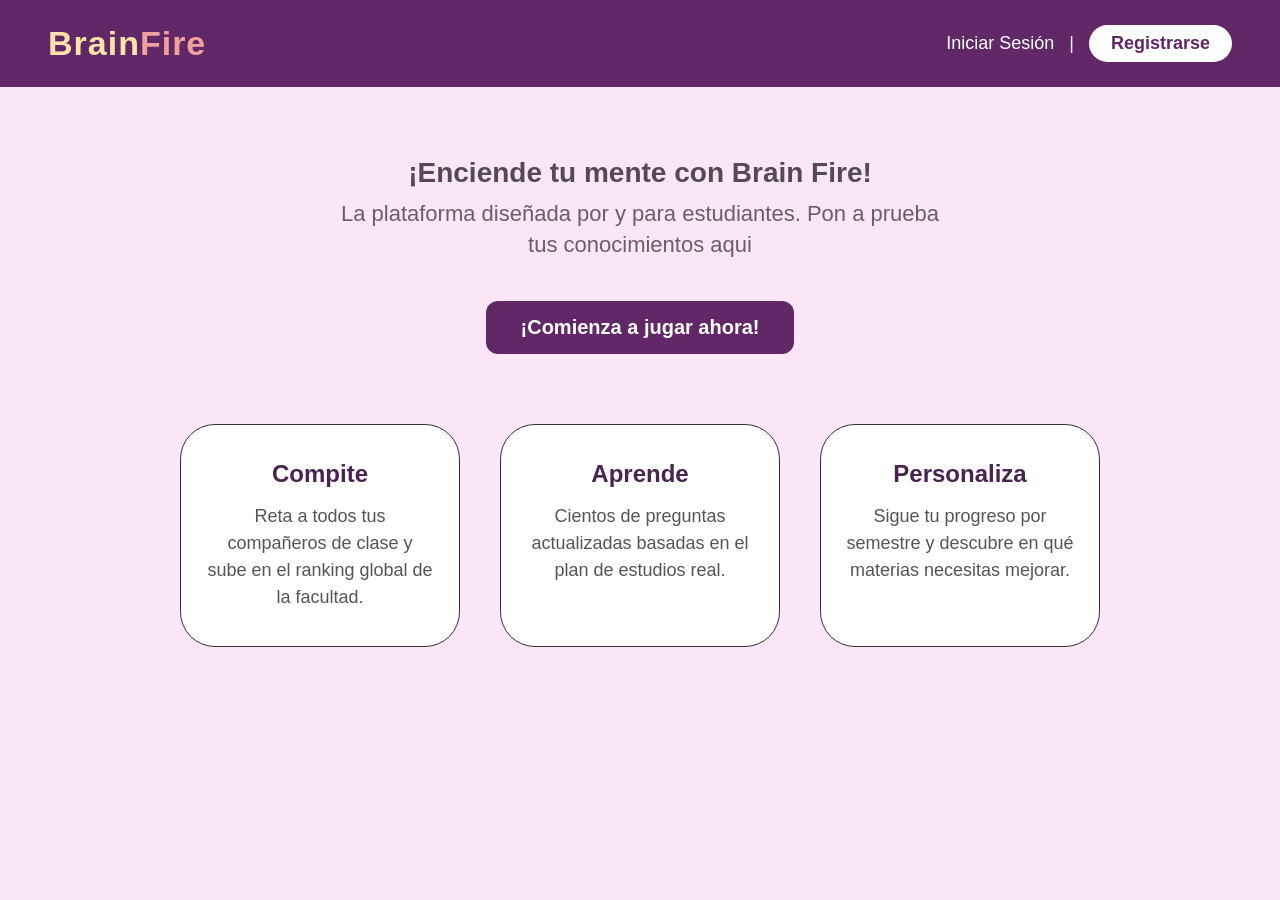
<file: BrainFireWEB/index.html>
<!DOCTYPE html>
<html lang="es">
<head>
    <meta charset="UTF-8">
    <meta name="viewport" content="width=device-width, initial-scale=1.0">
    <title>Brain Fire - Inicio</title>
    <link rel="stylesheet" href="style-inicio.css">
</head>

<body>
    <header class="header-index">
        <div class="logo">
            <span class="brain">Brain</span><span class="fire">Fire</span>
        </div>
        <div class="nav-links">
            <a href="inicio.html" class="link-sesion">Iniciar Sesión</a>
            <span class="separador">|</span>
            <a href="registro.html" class="btn-registro">Registrarse</a>
        </div>
    </header>

    <main>
        <section class="hero">
            <h2>¡Enciende tu mente con Brain Fire!</h2>
            <p>La plataforma diseñada por y para estudiantes. Pon a prueba<br>tus conocimientos aqui</p>
            <a href="inicio.html" class="btn-hero">¡Comienza a jugar ahora!</a>
        </section>

        <section class="caracteristicas">
            <div class="card">
                <h3>Compite</h3>
                <p>Reta a todos tus compañeros de clase y sube en el ranking global de la facultad.</p>
            </div>
            <div class="card">
                <h3>Aprende</h3>
                <p>Cientos de preguntas actualizadas basadas en el plan de estudios real.</p>
            </div>
            <div class="card">
                <h3>Personaliza</h3>
                <p>Sigue tu progreso por semestre y descubre en qué materias necesitas mejorar.</p>
            </div>
        </section>
    </main>
</body>
</html>
</file>
<file: BrainFireWEB/style-inicio.css>
* {
    margin: 0;
    padding: 0;
    box-sizing: border-box;
}

body {
    font-family: "Century Gothic", AppleGothic, "Trebuchet MS", sans-serif;
    background-color: #fae6f6;
    color: #444444;
}

header {
    background-color: #612766;
    display: flex;
    align-items: center;
    justify-content: space-between;
    padding: 1rem 2rem;
    font-family: "Century Gothic", AppleGothic, "Trebuchet MS", sans-serif;
}

.header-index {
    background-color: #612766;
    display: flex;
    align-items: center;
    justify-content: space-between;
    padding: 1.5rem 3rem;
}

.logo {
    font-size: 34px;
    font-weight: bold;
    letter-spacing: 1px;
}

.logo .brain {
    color: #ffe4a9; 
}

.logo .fire {
    color: #f1a19b; 
}

.nav-links {
    display: flex;
    align-items: center;
    gap: 15px;
    font-size: 18px;
}

.link-sesion {
    color: white;
    text-decoration: none;
    transition: color 0.3s;
}

.link-sesion:hover {
    color: #f3d085;
}

.separador {
    color: white;
}

.btn-registro {
    background-color: white;
    color: #612766;
    text-decoration: none;
    padding: 8px 22px;
    border-radius: 20px;
    font-weight: bold;
    transition: background-color 0.3s, transform 0.1s;
}

.btn-registro:hover {
    background-color: #f0f0f0;
}

.btn-registro:active {
    transform: scale(0.95);
}

.hero {
    text-align: center;
    margin-top: 70px;
    padding: 0 20px;
}

.hero h2 {
    font-size: 28px;
    color: #554859;
    margin-bottom: 10px;
}

.hero p {
    font-size: 22px;
    color: #6b5c6e;
    margin-bottom: 40px;
    line-height: 1.4;
    font-weight: 300;
}

.btn-hero {
    display: inline-block;
    background-color: #612766;
    color: white;
    text-decoration: none;
    padding: 15px 35px;
    border-radius: 12px;
    font-size: 20px;
    font-weight: bold;
    margin-bottom: 70px;
    transition: background-color 0.3s, transform 0.2s;
}

.btn-hero:hover {
    background-color: #49214d;
    transform: scale(1.05);
}

.caracteristicas {
    display: flex;
    justify-content: center;
    gap: 40px;
    padding: 0 20px 60px 20px;
    flex-wrap: wrap; 
}

.card {
    background-color: white;
    border: 1px solid #333;
    border-radius: 35px; 
    width: 280px;
    padding: 35px 25px;
    text-align: center;
}

.card h3 {
    color: #4a2450;
    font-size: 24px;
    margin-bottom: 15px;
    font-weight: bold;
}

.card p {
    color: #555;
    font-size: 18px;
    line-height: 1.5;
}

.perfil-icono i {
    font-size: 34px;
    color: white;
}

.header-title {
    text-align: center;
    flex-grow: 1;
}

header h1 {
    font-size: 40px;
    margin: 0;
}

.help-icon {
    color: white; 
    font-size: 30px; 
    text-decoration: none;
    display: inline-flex; 
    align-items: center; 
    justify-content: center; 
    padding: 10px; 
    border-radius: 50%; 
    transition: background-color 0.3s ease;
}

.help-icon:hover {
    background-color: #49214d;
}

#bg-video {
    position: fixed;
    top: 0;
    left: 0;
    width: 100%;
    height: 100%;
    object-fit: cover;
    z-index: -2;
}


.formu-inicio {
    background-color: #ffffff;
    width: 40%;
    max-width: 450px;
    margin: 0 auto;
    padding: 20px;
    border: 1px solid #000000;
    border-radius: 15px;
    box-shadow: 3px 3px 10px gray;
}

.formu-inicio a {
    color: #686868;
}

.formu-inicio a:hover {
    color: #1f41c7;
    cursor: pointer;
}

form h2 {
    font-family: "Century Gothic", AppleGothic, "Trebuchet MS", sans-serif;
    color: #494949;
}

input {
    padding: 6px;
    width: 205px;
    border-radius: 5px;
}

.btn-ingresar {
    background-color: #8a3592;
    color: white;
    padding: 14px;
    border: none;
    border-radius: 8px;
    font-size: 16px;
    font-weight: bold;
    cursor: pointer;
    transition: background-color 0.3s, transform 0.1s;
    margin-top: 10px;
}

.btn-ingresar:hover {
    background-color: #65276b;
}

.btn-ingresar:active {
    transform: scale(0.90);
}

footer {
    background-color: #222;
    padding: 2rem;
    color: white;
}

footer a {
    color: white;
    cursor: pointer;
}

footer a:hover {
    color: #1f41c7;
    cursor: pointer;
}

.perfil-container {
    display: flex;
    justify-content: space-around;
    background-color: white; 
    padding: 30px;
    border-radius: 15px;
    color: #333; 
    max-width: 900px;
    margin: 20px auto;
    gap: 40px;
}

.info-actual, .formu-perfil {
    flex: 1;
    display: flex;
    flex-direction: column;
}

.perfil-foto-seccion {
    text-align: center;
    margin-bottom: 20px;
}

.perfil-foto-seccion i {
    font-size: 60px;
    color: #612766;
    display: block;
}

.info-actual p {
    margin: 10px 0;
    font-size: 16px;
}

.formu-perfil input {
    margin-bottom: 15px;
    padding: 10px;
    border: 1px solid #ccc;
    border-radius: 5px;
    font-family: inherit;
}

.btn-secundario {
    background-color: #ddd;
    border: none;
    padding: 10px;
    border-radius: 5px;
    cursor: pointer;
    margin-top: 20px;
    width: fit-content;
}

.btn-secundario:hover {
    background-color: #adadad;
}

.semester-container {
    display: flex;
    flex-direction: column;
    align-items: center;
    gap: 40px; 
    padding: 60px 20px;
    max-width: 1200px; 
    margin: 0 auto; 
}

.semester-card {
    background-color: white;
    border-radius: 35px; 
    width: 100%;
    max-width: 900px; 
    box-shadow: 0 4px 15px rgba(0, 0, 0, 0.1); 
    overflow: hidden; 
    margin-bottom: 20px;
    transition: transform 0.3s ease, box-shadow 0.3s ease;
}

.semester-text-content {
    padding: 30px 40px; 
}

.semester-card h3 {
    color: #4a2450;
    font-size: 28px; 
    margin-bottom: 15px;
    font-weight: bold;
}

.semester-card p {
    color: #555; 
    font-size: 18px;
    line-height: 1.5;
    margin-bottom: 10px;
}

.semester-image-container {
    height: 250px; 
    width: 100%;
    overflow: hidden;
}

.semester-card img {
    width: 100%;
    height: 100%;
    object-fit: cover; 
    display: block; 
}

.semester-card:hover {
    transform: translateY(-10px); 
    box-shadow: 0 12px 30px rgba(0, 0, 0, 0.2);
    cursor: pointer; 
}

@media (max-width: 900px) {
    .semester-text-content {
        padding: 20px 30px;
    }
    .semester-card h3 {
        font-size: 24px;
    }
    .semester-image-container {
        height: 200px;
    }
}
</file>
